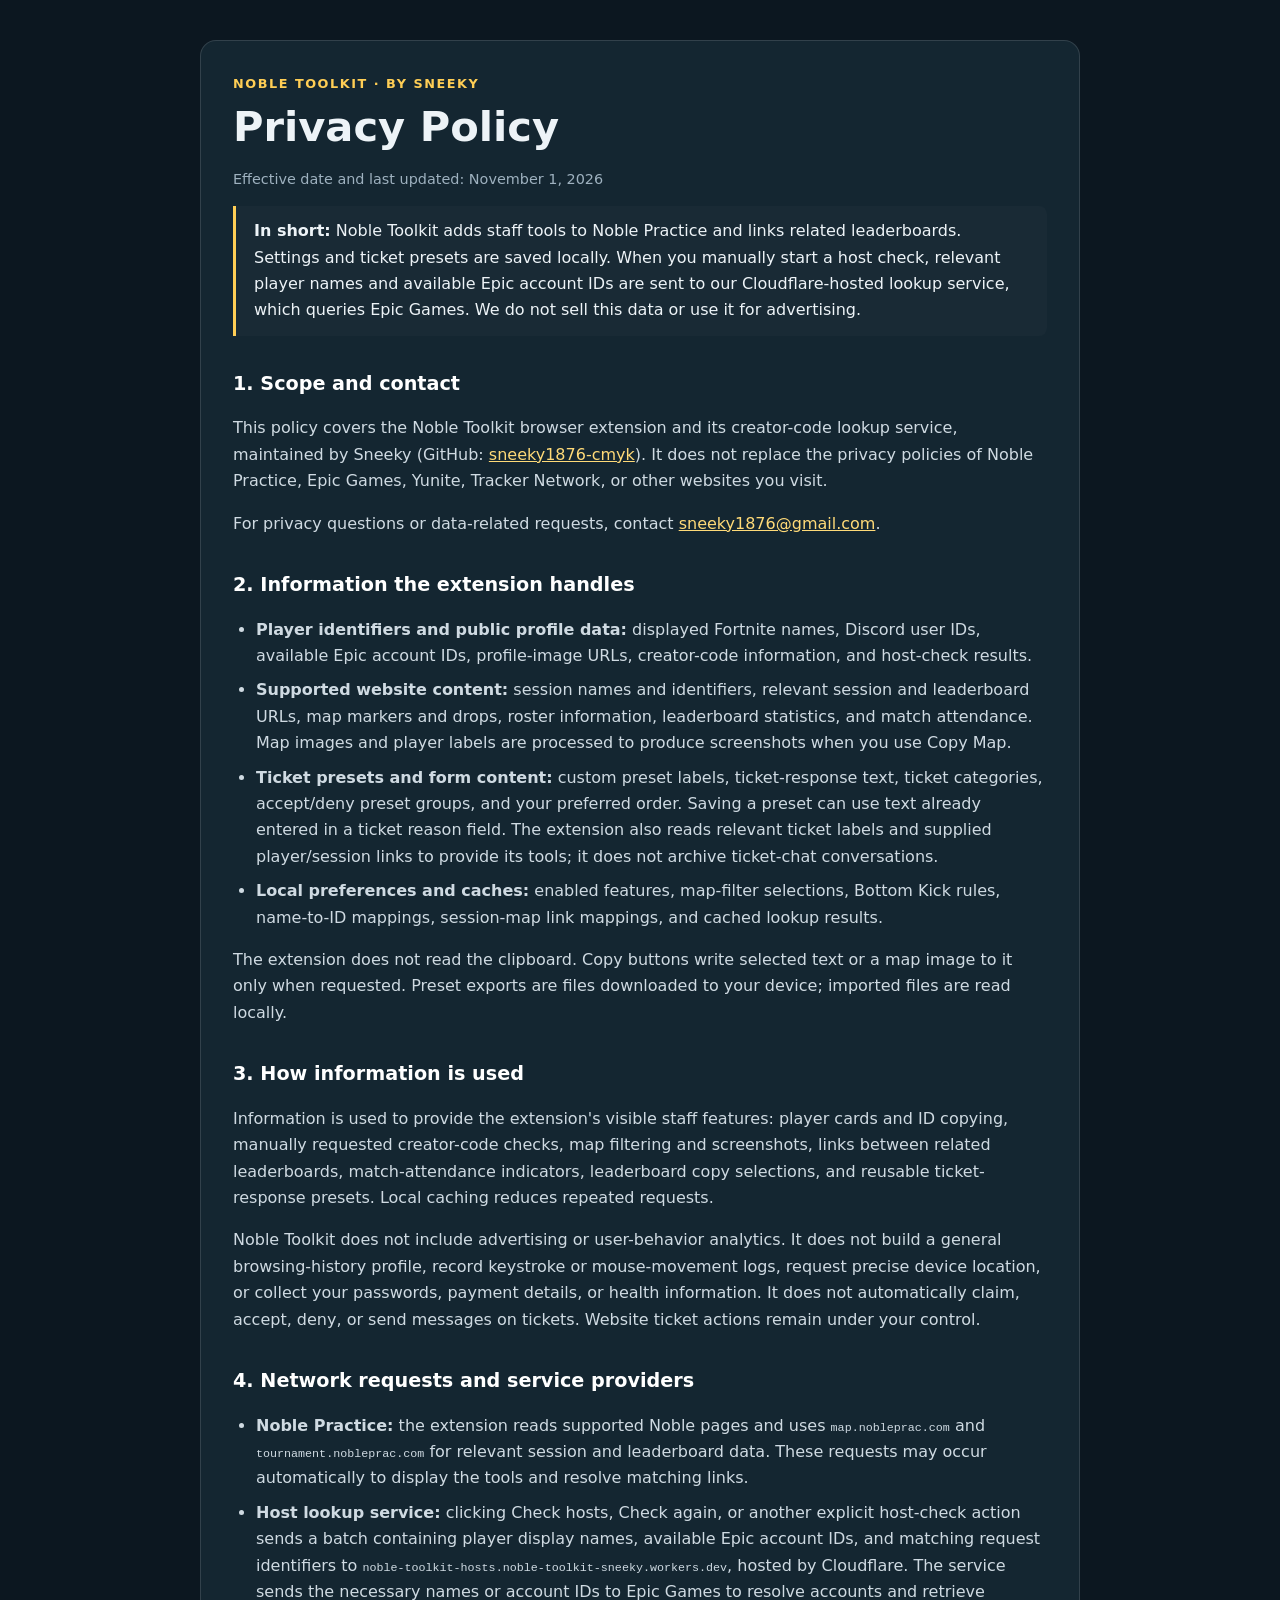
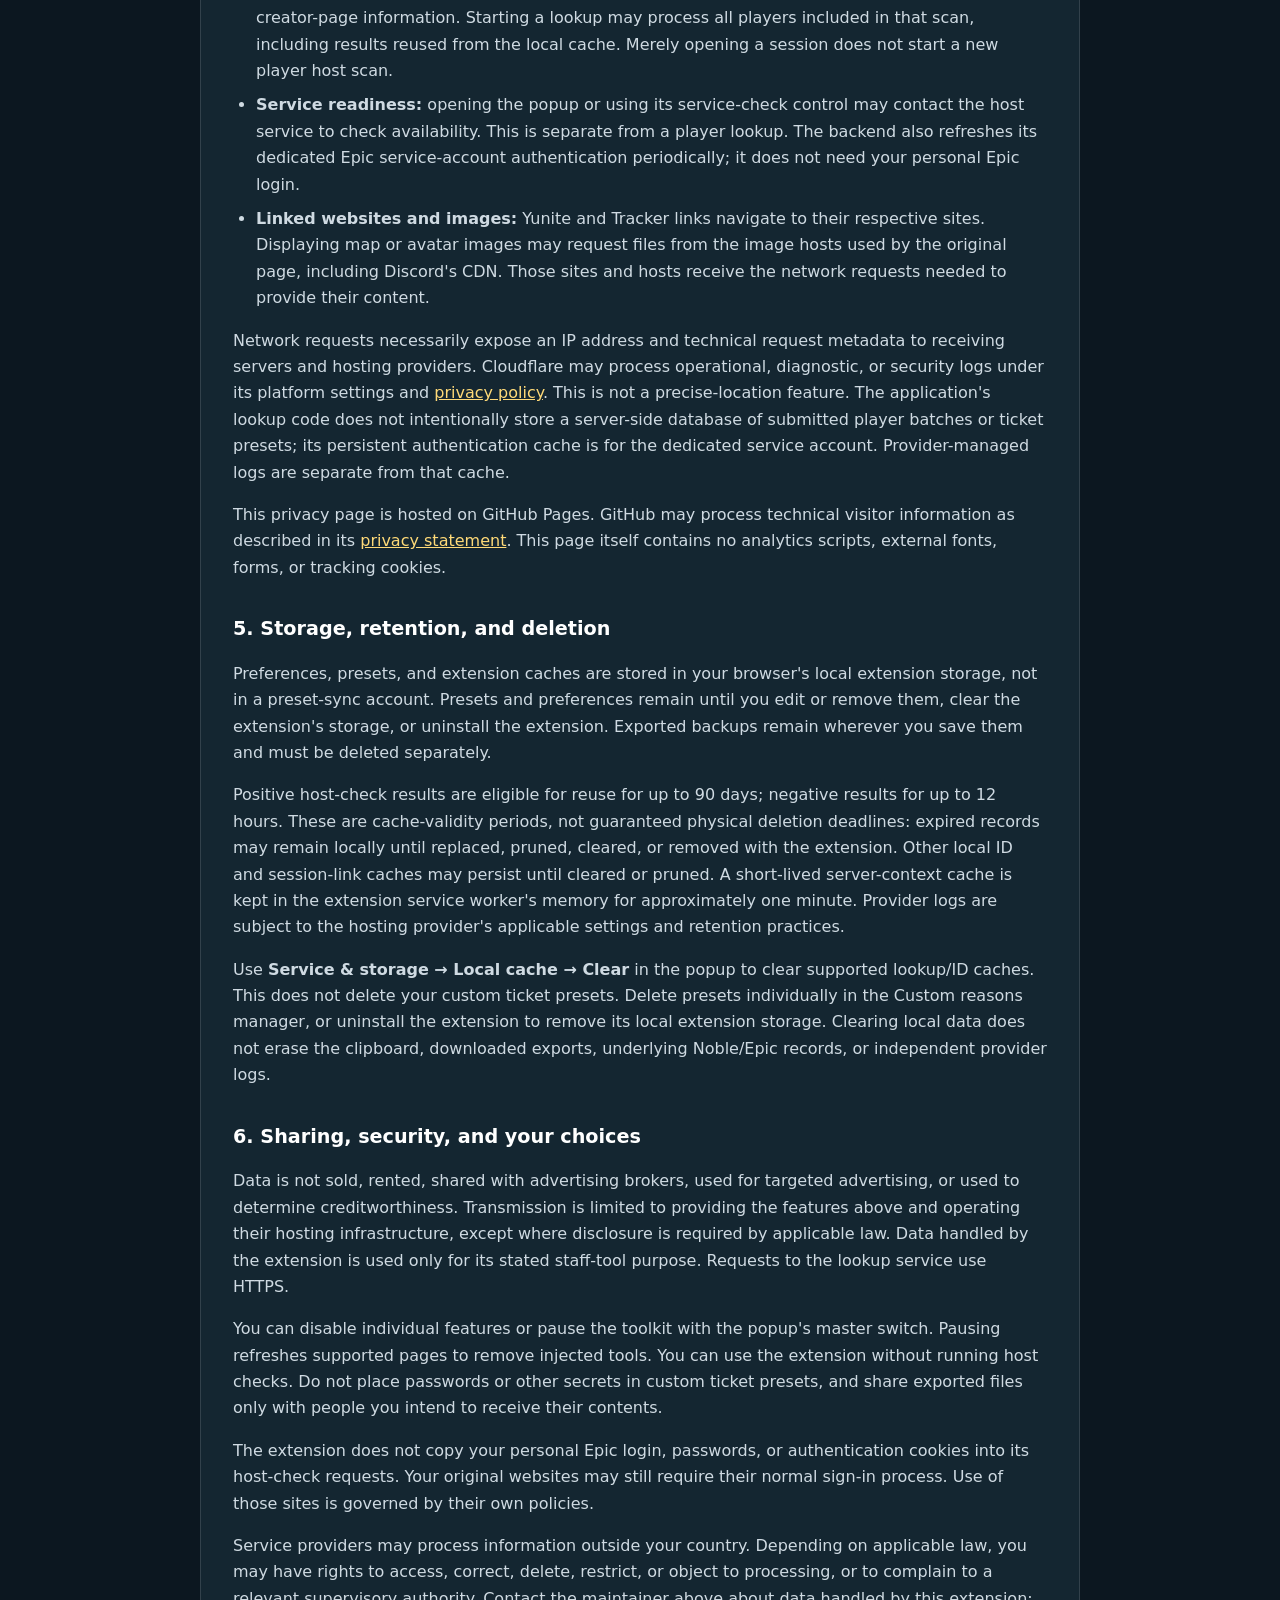
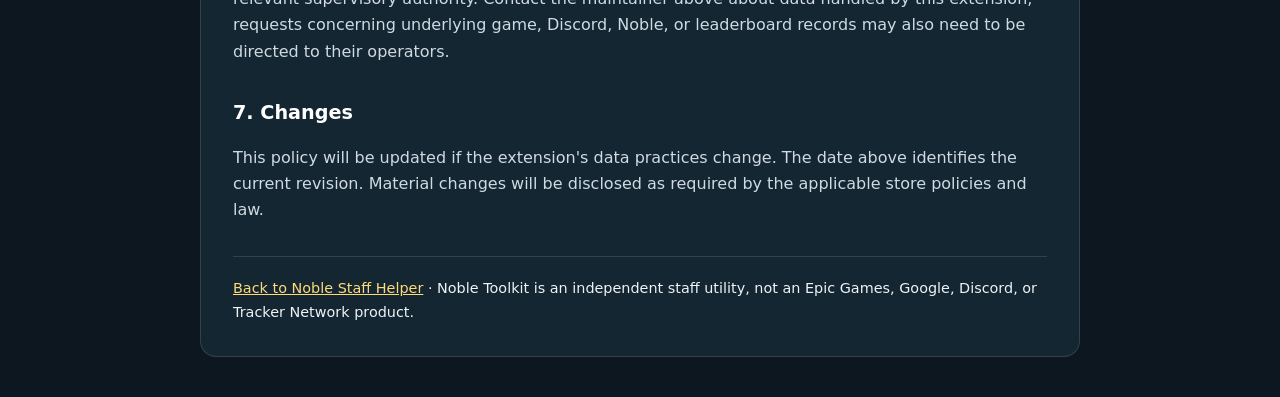
<file: noble-toolkit-privacy.html>
<!doctype html>
<html lang="en">
<head>
  <meta charset="utf-8">
  <meta name="viewport" content="width=device-width, initial-scale=1">
  <meta name="description" content="Privacy policy for the Noble Toolkit browser extension by Sneeky.">
  <title>Noble Toolkit — Privacy Policy</title>
  <style>
    :root{color-scheme:dark;font-family:system-ui,-apple-system,"Segoe UI",sans-serif;color:#edf3f7;background:#0c1720;line-height:1.65}
    *{box-sizing:border-box}body{margin:0}main{max-width:880px;margin:40px auto;padding:32px;border:1px solid #ffffff20;border-radius:16px;background:#142631}
    .eyebrow{color:#ffce55;font-size:.8rem;letter-spacing:.12em;text-transform:uppercase;font-weight:700}h1{font-size:clamp(1.8rem,5vw,2.6rem);line-height:1.2;margin:8px 0 16px}h2{font-size:1.2rem;margin-top:32px;color:#fff}p,li{color:#cfdae2}a{color:#ffda78;overflow-wrap:anywhere}a:hover{color:#fff}a:focus-visible{outline:2px solid #ffda78;outline-offset:4px}.meta{color:#9eb1bf;font-size:.9rem}.summary{border-left:3px solid #ffce55;padding:12px 18px;background:#ffffff05;border-radius:0 8px 8px 0}ul{padding-left:23px}li+li{margin-top:8px}footer{border-top:1px solid #ffffff20;margin-top:32px;padding-top:20px;font-size:.9rem}code{font-size:.9em;overflow-wrap:anywhere}@media(max-width:600px){main{margin:12px;padding:22px 18px;border-radius:12px}}
  </style>
</head>
<body>
<main>
  <div class="eyebrow">Noble Toolkit · by Sneeky</div>
  <h1>Privacy Policy</h1>
  <p class="meta">Effective date and last updated: November 1, 2026</p>
  <div class="summary"><strong>In short:</strong> Noble Toolkit adds staff tools to Noble Practice and links related leaderboards. Settings and ticket presets are saved locally. When you manually start a host check, relevant player names and available Epic account IDs are sent to our Cloudflare-hosted lookup service, which queries Epic Games. We do not sell this data or use it for advertising.</div>

  <h2>1. Scope and contact</h2>
  <p>This policy covers the Noble Toolkit browser extension and its creator-code lookup service, maintained by Sneeky (GitHub: <a href="https://github.com/sneeky1876-cmyk">sneeky1876-cmyk</a>). It does not replace the privacy policies of Noble Practice, Epic Games, Yunite, Tracker Network, or other websites you visit.</p>
  <p>For privacy questions or data-related requests, contact <a href="mailto:sneeky1876@gmail.com">sneeky1876@gmail.com</a>.</p>

  <h2>2. Information the extension handles</h2>
  <ul>
    <li><strong>Player identifiers and public profile data:</strong> displayed Fortnite names, Discord user IDs, available Epic account IDs, profile-image URLs, creator-code information, and host-check results.</li>
    <li><strong>Supported website content:</strong> session names and identifiers, relevant session and leaderboard URLs, map markers and drops, roster information, leaderboard statistics, and match attendance. Map images and player labels are processed to produce screenshots when you use Copy Map.</li>
    <li><strong>Ticket presets and form content:</strong> custom preset labels, ticket-response text, ticket categories, accept/deny preset groups, and your preferred order. Saving a preset can use text already entered in a ticket reason field. The extension also reads relevant ticket labels and supplied player/session links to provide its tools; it does not archive ticket-chat conversations.</li>
    <li><strong>Local preferences and caches:</strong> enabled features, map-filter selections, Bottom Kick rules, name-to-ID mappings, session-map link mappings, and cached lookup results.</li>
  </ul>
  <p>The extension does not read the clipboard. Copy buttons write selected text or a map image to it only when requested. Preset exports are files downloaded to your device; imported files are read locally.</p>

  <h2>3. How information is used</h2>
  <p>Information is used to provide the extension's visible staff features: player cards and ID copying, manually requested creator-code checks, map filtering and screenshots, links between related leaderboards, match-attendance indicators, leaderboard copy selections, and reusable ticket-response presets. Local caching reduces repeated requests.</p>
  <p>Noble Toolkit does not include advertising or user-behavior analytics. It does not build a general browsing-history profile, record keystroke or mouse-movement logs, request precise device location, or collect your passwords, payment details, or health information. It does not automatically claim, accept, deny, or send messages on tickets. Website ticket actions remain under your control.</p>

  <h2>4. Network requests and service providers</h2>
  <ul>
    <li><strong>Noble Practice:</strong> the extension reads supported Noble pages and uses <code>map.nobleprac.com</code> and <code>tournament.nobleprac.com</code> for relevant session and leaderboard data. These requests may occur automatically to display the tools and resolve matching links.</li>
    <li><strong>Host lookup service:</strong> clicking Check hosts, Check again, or another explicit host-check action sends a batch containing player display names, available Epic account IDs, and matching request identifiers to <code>noble-toolkit-hosts.noble-toolkit-sneeky.workers.dev</code>, hosted by Cloudflare. The service sends the necessary names or account IDs to Epic Games to resolve accounts and retrieve creator-page information. Starting a lookup may process all players included in that scan, including results reused from the local cache. Merely opening a session does not start a new player host scan.</li>
    <li><strong>Service readiness:</strong> opening the popup or using its service-check control may contact the host service to check availability. This is separate from a player lookup. The backend also refreshes its dedicated Epic service-account authentication periodically; it does not need your personal Epic login.</li>
    <li><strong>Linked websites and images:</strong> Yunite and Tracker links navigate to their respective sites. Displaying map or avatar images may request files from the image hosts used by the original page, including Discord's CDN. Those sites and hosts receive the network requests needed to provide their content.</li>
  </ul>
  <p>Network requests necessarily expose an IP address and technical request metadata to receiving servers and hosting providers. Cloudflare may process operational, diagnostic, or security logs under its platform settings and <a href="https://www.cloudflare.com/privacypolicy/">privacy policy</a>. This is not a precise-location feature. The application's lookup code does not intentionally store a server-side database of submitted player batches or ticket presets; its persistent authentication cache is for the dedicated service account. Provider-managed logs are separate from that cache.</p>
  <p>This privacy page is hosted on GitHub Pages. GitHub may process technical visitor information as described in its <a href="https://docs.github.com/en/site-policy/privacy-policies/github-general-privacy-statement">privacy statement</a>. This page itself contains no analytics scripts, external fonts, forms, or tracking cookies.</p>

  <h2>5. Storage, retention, and deletion</h2>
  <p>Preferences, presets, and extension caches are stored in your browser's local extension storage, not in a preset-sync account. Presets and preferences remain until you edit or remove them, clear the extension's storage, or uninstall the extension. Exported backups remain wherever you save them and must be deleted separately.</p>
  <p>Positive host-check results are eligible for reuse for up to 90 days; negative results for up to 12 hours. These are cache-validity periods, not guaranteed physical deletion deadlines: expired records may remain locally until replaced, pruned, cleared, or removed with the extension. Other local ID and session-link caches may persist until cleared or pruned. A short-lived server-context cache is kept in the extension service worker's memory for approximately one minute. Provider logs are subject to the hosting provider's applicable settings and retention practices.</p>
  <p>Use <strong>Service &amp; storage → Local cache → Clear</strong> in the popup to clear supported lookup/ID caches. This does not delete your custom ticket presets. Delete presets individually in the Custom reasons manager, or uninstall the extension to remove its local extension storage. Clearing local data does not erase the clipboard, downloaded exports, underlying Noble/Epic records, or independent provider logs.</p>

  <h2>6. Sharing, security, and your choices</h2>
  <p>Data is not sold, rented, shared with advertising brokers, used for targeted advertising, or used to determine creditworthiness. Transmission is limited to providing the features above and operating their hosting infrastructure, except where disclosure is required by applicable law. Data handled by the extension is used only for its stated staff-tool purpose. Requests to the lookup service use HTTPS.</p>
  <p>You can disable individual features or pause the toolkit with the popup's master switch. Pausing refreshes supported pages to remove injected tools. You can use the extension without running host checks. Do not place passwords or other secrets in custom ticket presets, and share exported files only with people you intend to receive their contents.</p>
  <p>The extension does not copy your personal Epic login, passwords, or authentication cookies into its host-check requests. Your original websites may still require their normal sign-in process. Use of those sites is governed by their own policies.</p>
  <p>Service providers may process information outside your country. Depending on applicable law, you may have rights to access, correct, delete, restrict, or object to processing, or to complain to a relevant supervisory authority. Contact the maintainer above about data handled by this extension; requests concerning underlying game, Discord, Noble, or leaderboard records may also need to be directed to their operators.</p>

  <h2>7. Changes</h2>
  <p>This policy will be updated if the extension's data practices change. The date above identifies the current revision. Material changes will be disclosed as required by the applicable store policies and law.</p>
  <footer><a href="./#extension">Back to Noble Staff Helper</a> · Noble Toolkit is an independent staff utility, not an Epic Games, Google, Discord, or Tracker Network product.</footer>
</main>
</body>
</html>
</file>
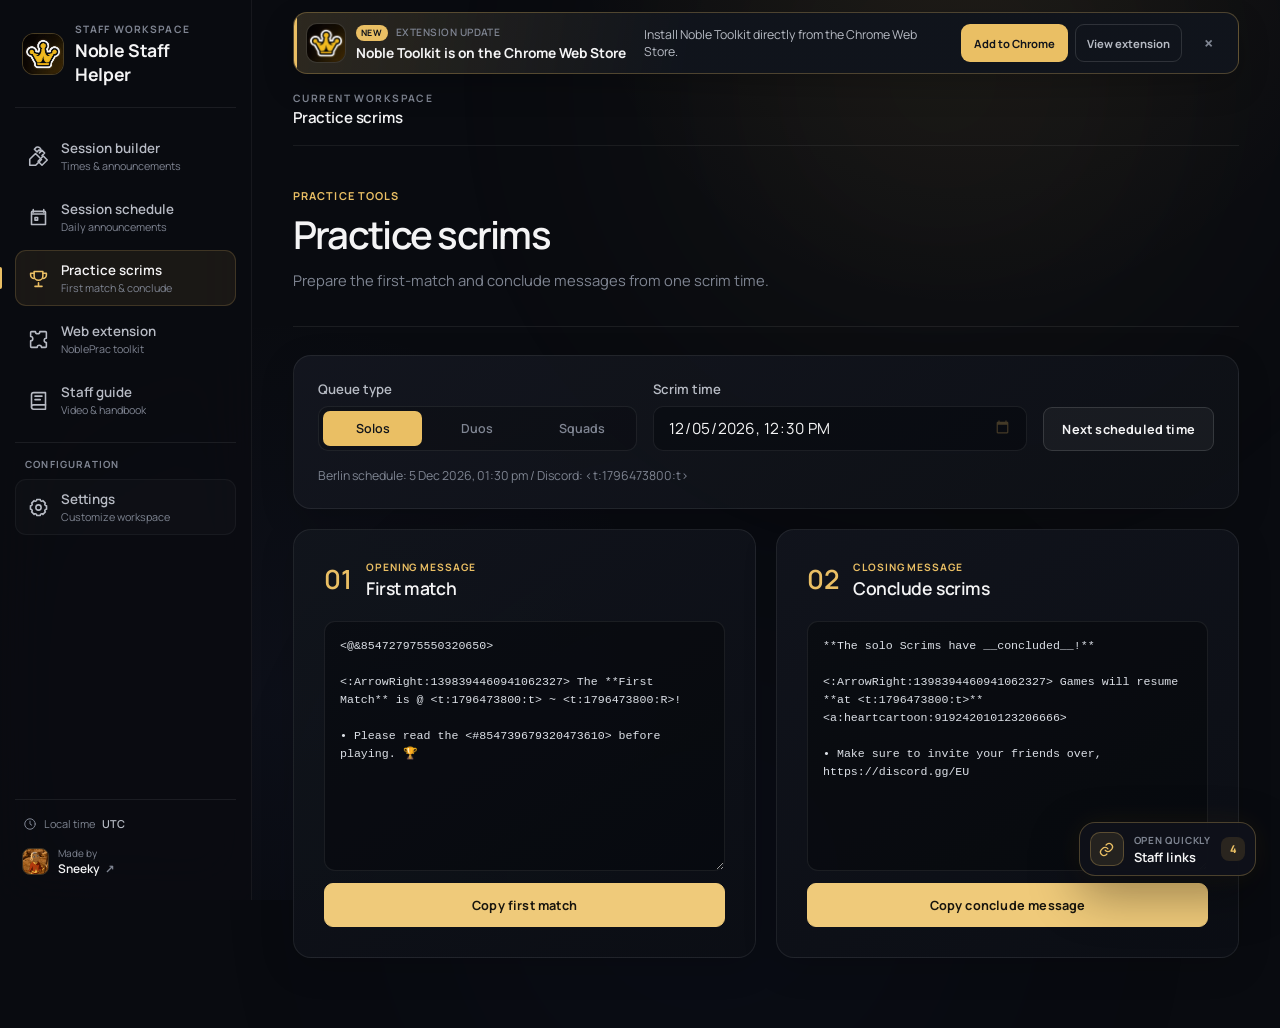
<file: scrims.html>
<!DOCTYPE html>
<html lang="en">
<head>
  <meta charset="UTF-8" />
  <meta name="viewport" content="width=device-width, initial-scale=1" />
  <meta http-equiv="refresh" content="0; url=index.html#scrims" />
  <title>Noble Practice Scrims</title>
  <link rel="icon" type="image/png" href="img/favicon.png?v=3" />
  <script>
    window.location.replace("index.html#scrims");
  </script>
</head>
<body>
  <p><a href="index.html#scrims">Open Noble Practice Scrims</a></p>
</body>
</html>
</file>
